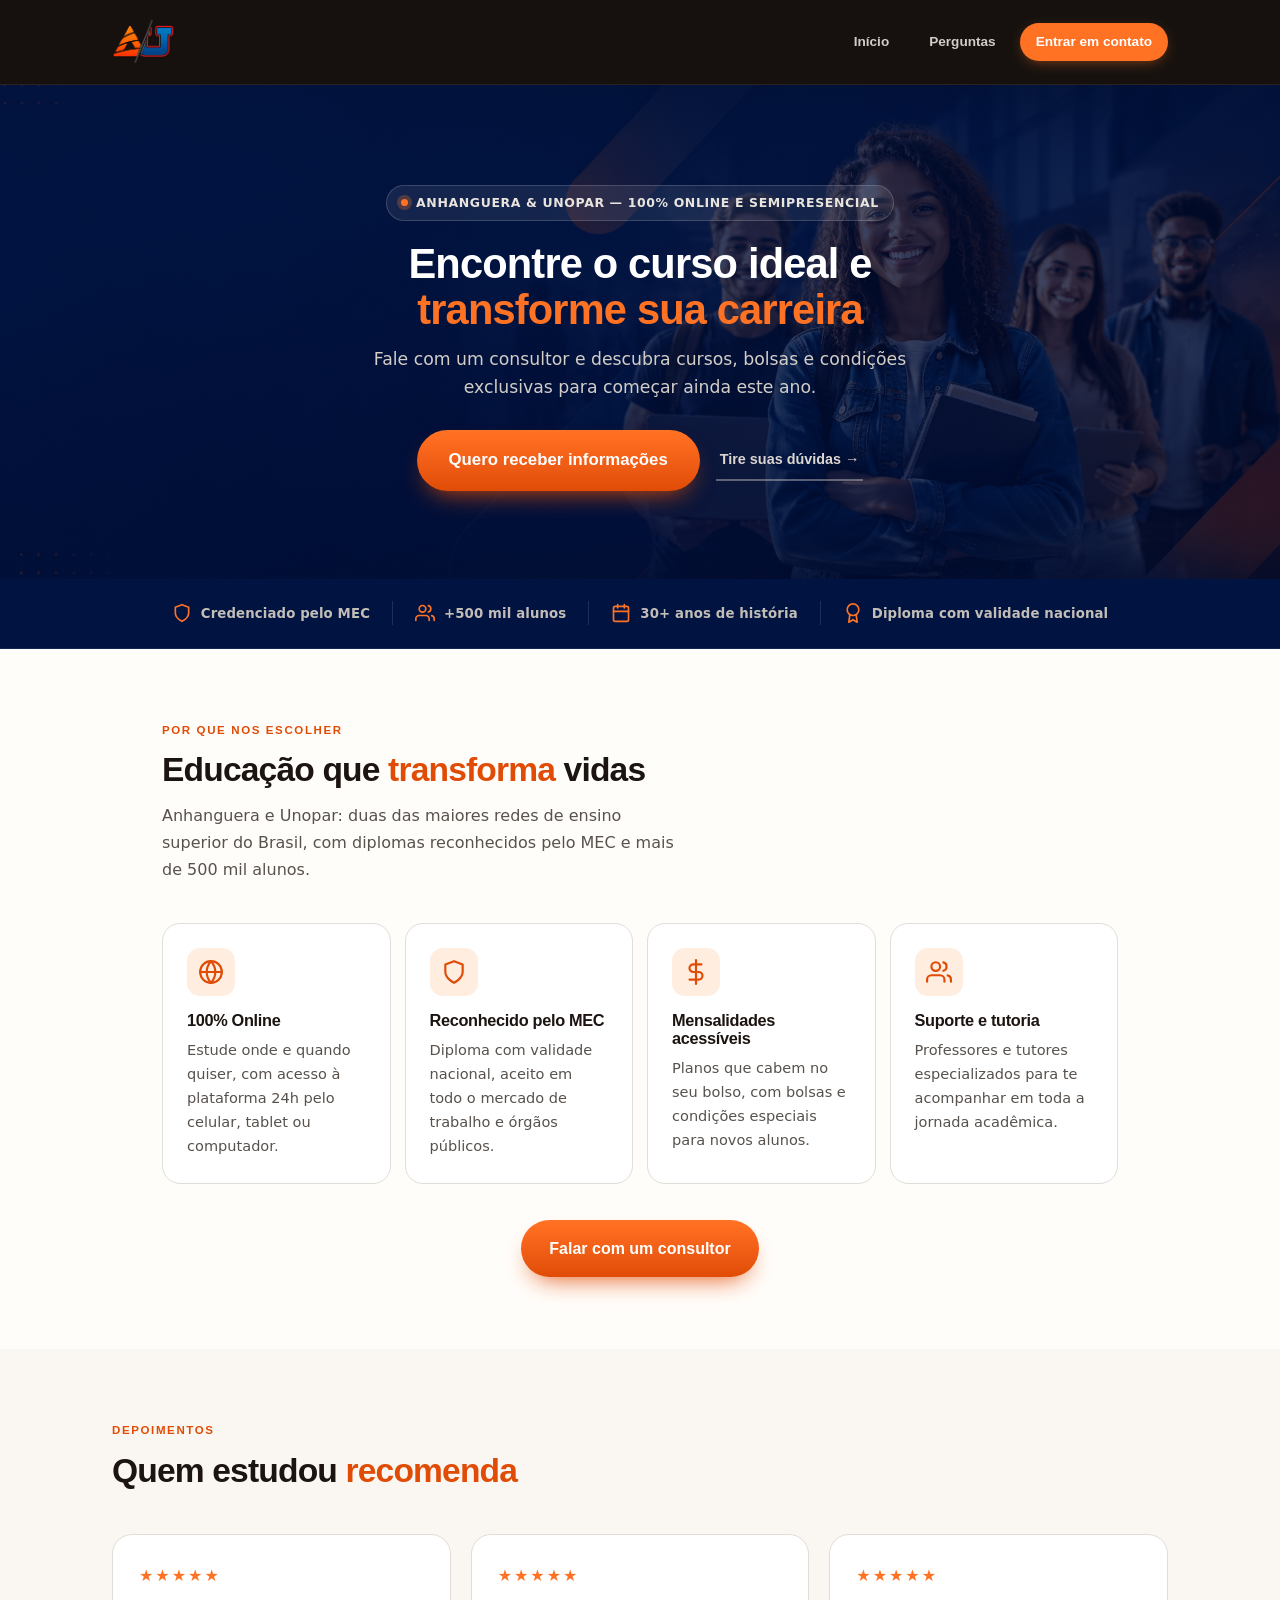
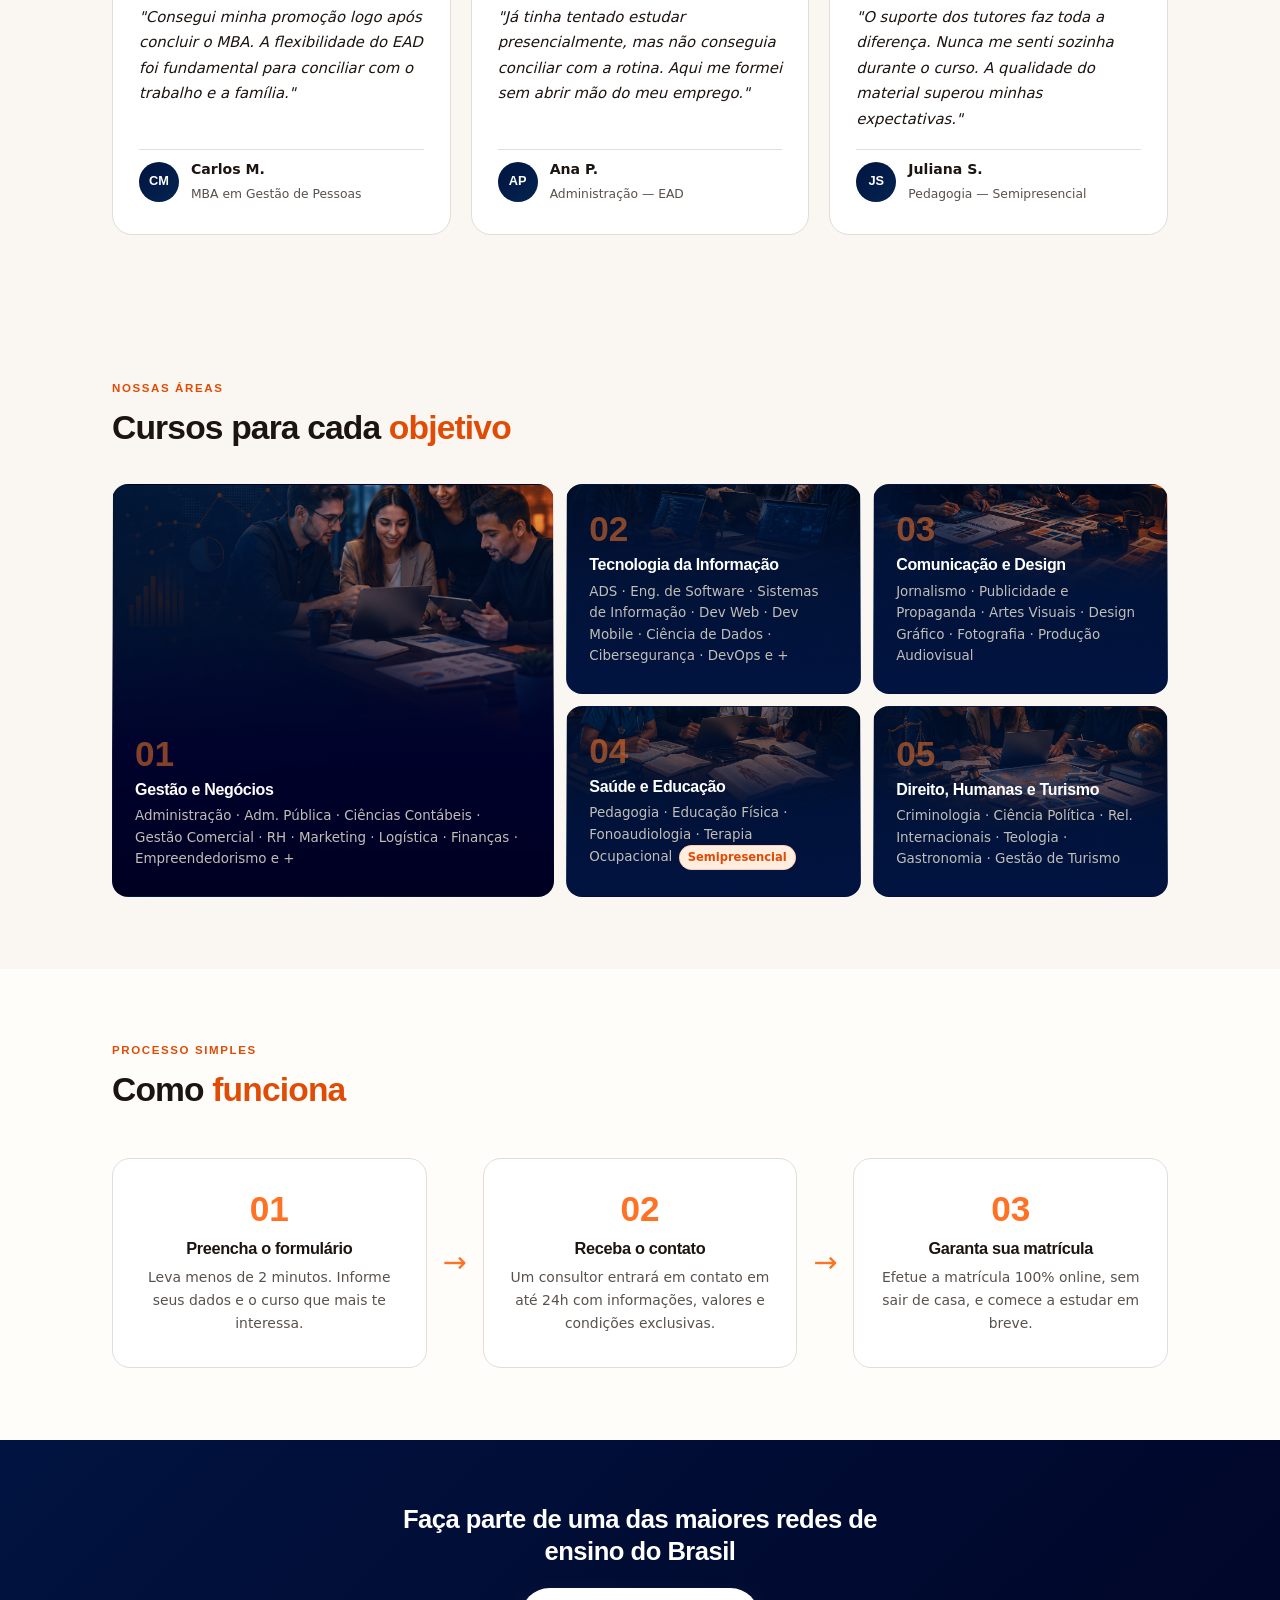
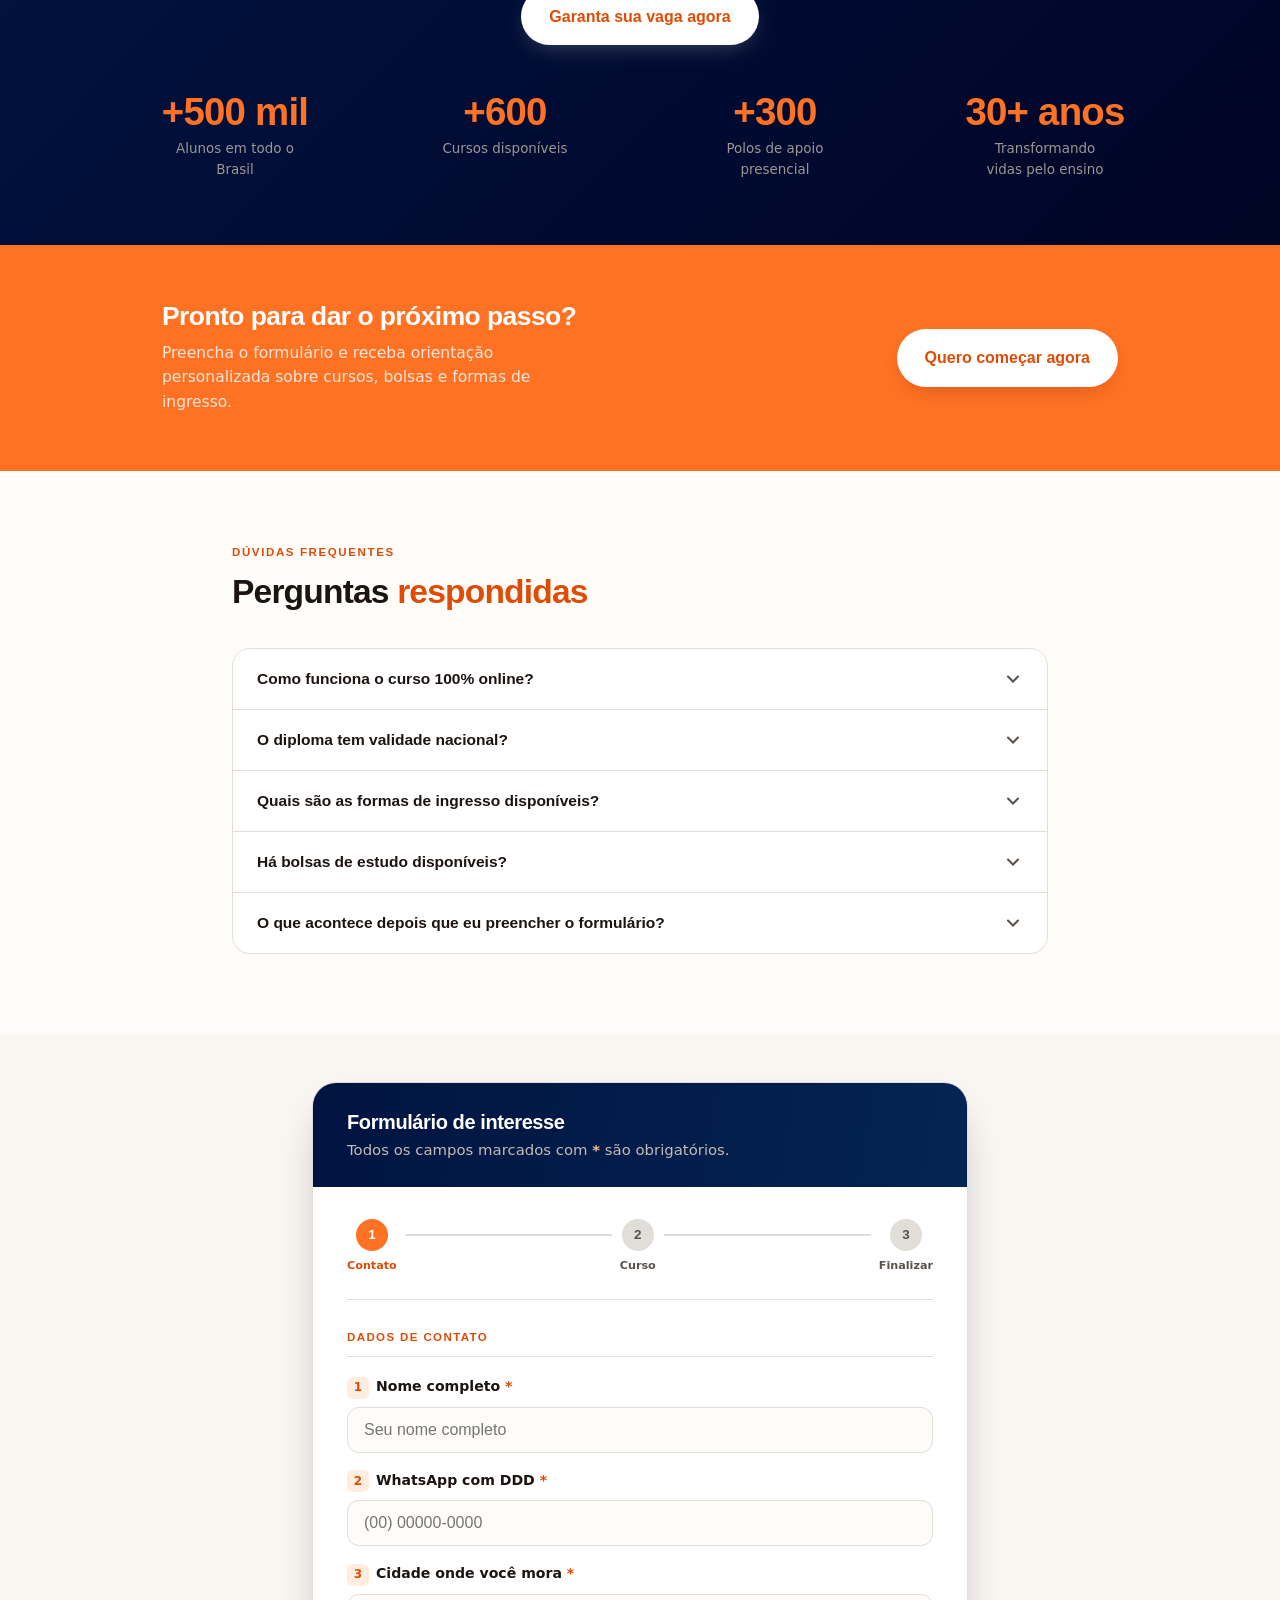
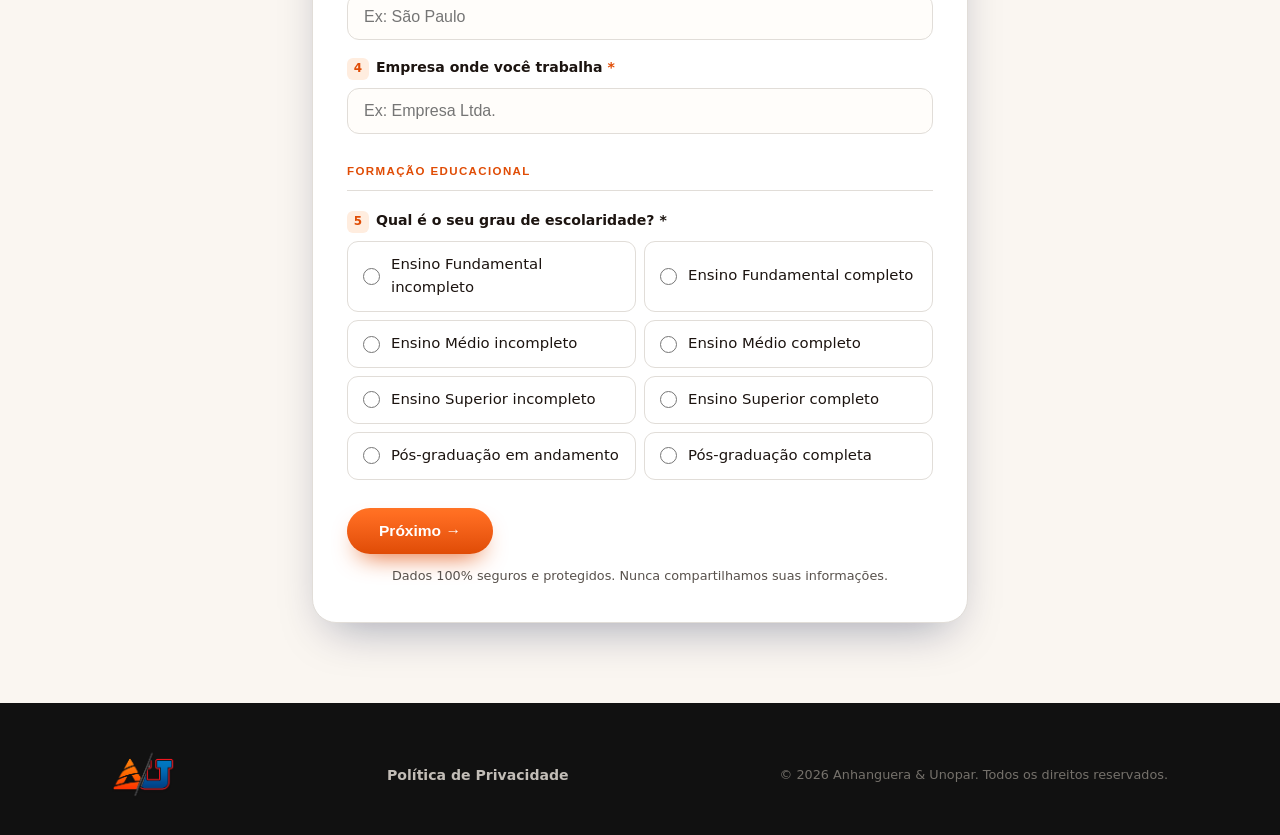
<file: index.html>
<!DOCTYPE html>
<html lang="pt-BR">
<head>
<meta charset="UTF-8" />
<meta name="viewport" content="width=device-width, initial-scale=1.0" />
<title>Quero saber mais sobre os cursos — Anhanguera &amp; Unopar</title>
<meta name="description" content="Preencha seus dados e receba informações sobre cursos, valores, bolsas e formas de ingresso." />
<meta property="og:type" content="website" />
<meta property="og:title" content="Encontre o curso ideal — Anhanguera &amp; Unopar" />
<meta property="og:description" content="Fale com um consultor e descubra cursos, bolsas e condições exclusivas para começar ainda este ano." />
<meta property="og:image" content="assets/imagem header.png" />
<meta name="twitter:card" content="summary_large_image" />
<meta http-equiv="Content-Security-Policy" content="default-src 'self'; script-src 'self'; style-src 'self' 'unsafe-inline' https://fonts.googleapis.com; font-src 'self' https://fonts.gstatic.com; img-src 'self' data: blob:; connect-src 'self' https://script.google.com https://script.googleusercontent.com; frame-ancestors 'none'; base-uri 'self'; object-src 'none'; form-action 'self';" />
<meta name="referrer" content="strict-origin-when-cross-origin" />
<link rel="icon" type="image/png" href="assets/logoo.png" />
<link rel="preconnect" href="https://fonts.googleapis.com" />
<link rel="preconnect" href="https://fonts.gstatic.com" crossorigin />
<link href="https://fonts.googleapis.com/css2?family=Montserrat:wght@600;700;800;900&family=Manrope:wght@400;500;600;700&display=swap" rel="stylesheet" />
<link rel="stylesheet" href="style.css" />
<script src="script.js" defer></script>
</head>
<body>

<!-- ============ HEADER ============ -->
<header>
  <div class="wrap nav">
    <a class="logo" href="#" aria-label="Anhanguera e Unopar">
      <img src="assets/logoo.png" alt="Anhanguera e Unopar" class="logo-img" />
    </a>
    <nav class="nav-links" id="navLinks">
      <a href="#">Início</a>
      <a href="#faq">Perguntas</a>
      <a href="#contato">Entrar em contato</a>
    </nav>
    <button class="hamburger" id="hamburger" aria-label="Abrir menu" aria-expanded="false">
      <span></span><span></span><span></span>
    </button>
  </div>
</header>

<!-- ============ HERO ============ -->
<section class="page-hero">
  <div class="wrap reveal">
    <span class="tag"><span class="tag-dot"></span>Anhanguera &amp; Unopar — 100% Online e Semipresencial</span>
    <h1>Encontre o curso ideal e <em>transforme sua carreira</em></h1>
    <p>Fale com um consultor e descubra cursos, bolsas e condições exclusivas para começar ainda este ano.</p>
    <div class="hero-ctas">
      <a href="#contato" class="btn btn-hero">Quero receber informações</a>
      <a href="#faq" class="btn-ghost">Tire suas dúvidas →</a>
    </div>
  </div>
</section>

<!-- ============ CREDENTIALS ============ -->
<div class="cred-bar">
  <div class="wrap cred-inner">
    <div class="cred-item">
      <svg width="20" height="20" viewBox="0 0 24 24" fill="none" stroke="currentColor" stroke-width="2" stroke-linecap="round" stroke-linejoin="round"><path d="M12 22s8-4 8-10V5l-8-3-8 3v7c0 6 8 10 8 10z"/></svg>
      <span>Credenciado pelo MEC</span>
    </div>
    <div class="cred-sep"></div>
    <div class="cred-item">
      <svg width="20" height="20" viewBox="0 0 24 24" fill="none" stroke="currentColor" stroke-width="2" stroke-linecap="round" stroke-linejoin="round"><path d="M17 21v-2a4 4 0 0 0-4-4H5a4 4 0 0 0-4 4v2"/><circle cx="9" cy="7" r="4"/><path d="M23 21v-2a4 4 0 0 0-3-3.87"/><path d="M16 3.13a4 4 0 0 1 0 7.75"/></svg>
      <span>+500 mil alunos</span>
    </div>
    <div class="cred-sep"></div>
    <div class="cred-item">
      <svg width="20" height="20" viewBox="0 0 24 24" fill="none" stroke="currentColor" stroke-width="2" stroke-linecap="round" stroke-linejoin="round"><rect x="3" y="4" width="18" height="18" rx="2"/><line x1="16" y1="2" x2="16" y2="6"/><line x1="8" y1="2" x2="8" y2="6"/><line x1="3" y1="10" x2="21" y2="10"/></svg>
      <span>30+ anos de história</span>
    </div>
    <div class="cred-sep"></div>
    <div class="cred-item">
      <svg width="20" height="20" viewBox="0 0 24 24" fill="none" stroke="currentColor" stroke-width="2" stroke-linecap="round" stroke-linejoin="round"><circle cx="12" cy="8" width="18" height="18" r="7"/><polyline points="8.21 13.89 7 23 12 20 17 23 15.79 13.88"/></svg>
      <span>Diploma com validade nacional</span>
    </div>
  </div>
</div>

<!-- ============ BENEFITS ============ -->
<section class="benefits-section">
  <div class="wrap benefits-wrap reveal">
    <div class="sec-label">Por que nos escolher</div>
    <h2 class="sec-h2">Educação que <em>transforma</em> vidas</h2>
    <p class="sec-sub">Anhanguera e Unopar: duas das maiores redes de ensino superior do Brasil, com diplomas reconhecidos pelo MEC e mais de 500 mil alunos.</p>
    <div class="benefits-grid">

      <div class="ben-card">
        <div class="ben-icon">
          <svg width="26" height="26" viewBox="0 0 24 24" fill="none" stroke="currentColor" stroke-width="2" stroke-linecap="round" stroke-linejoin="round"><circle cx="12" cy="12" r="10"/><line x1="2" y1="12" x2="22" y2="12"/><path d="M12 2a15.3 15.3 0 0 1 4 10 15.3 15.3 0 0 1-4 10 15.3 15.3 0 0 1-4-10 15.3 15.3 0 0 1 4-10z"/></svg>
        </div>
        <h3>100% Online</h3>
        <p>Estude onde e quando quiser, com acesso à plataforma 24h pelo celular, tablet ou computador.</p>
      </div>

      <div class="ben-card">
        <div class="ben-icon">
          <svg width="26" height="26" viewBox="0 0 24 24" fill="none" stroke="currentColor" stroke-width="2" stroke-linecap="round" stroke-linejoin="round"><path d="M12 22s8-4 8-10V5l-8-3-8 3v7c0 6 8 10 8 10z"/></svg>
        </div>
        <h3>Reconhecido pelo MEC</h3>
        <p>Diploma com validade nacional, aceito em todo o mercado de trabalho e órgãos públicos.</p>
      </div>

      <div class="ben-card">
        <div class="ben-icon">
          <svg width="26" height="26" viewBox="0 0 24 24" fill="none" stroke="currentColor" stroke-width="2" stroke-linecap="round" stroke-linejoin="round"><line x1="12" y1="1" x2="12" y2="23"/><path d="M17 5H9.5a3.5 3.5 0 0 0 0 7h5a3.5 3.5 0 0 1 0 7H6"/></svg>
        </div>
        <h3>Mensalidades acessíveis</h3>
        <p>Planos que cabem no seu bolso, com bolsas e condições especiais para novos alunos.</p>
      </div>

      <div class="ben-card">
        <div class="ben-icon">
          <svg width="26" height="26" viewBox="0 0 24 24" fill="none" stroke="currentColor" stroke-width="2" stroke-linecap="round" stroke-linejoin="round"><path d="M17 21v-2a4 4 0 0 0-4-4H5a4 4 0 0 0-4 4v2"/><circle cx="9" cy="7" r="4"/><path d="M23 21v-2a4 4 0 0 0-3-3.87"/><path d="M16 3.13a4 4 0 0 1 0 7.75"/></svg>
        </div>
        <h3>Suporte e tutoria</h3>
        <p>Professores e tutores especializados para te acompanhar em toda a jornada acadêmica.</p>
      </div>

    </div>
    <div class="section-cta">
      <a href="#contato" class="btn">Falar com um consultor</a>
    </div>
  </div>
</section>

<!-- ============ TESTIMONIALS ============ -->
<section class="testimonials-section">
  <div class="wrap reveal">
    <div class="sec-label">Depoimentos</div>
    <h2 class="sec-h2">Quem estudou <em>recomenda</em></h2>
    <div class="testimonials-grid">

      <div class="tcard">
        <div class="tcard-stars">★★★★★</div>
        <p class="tcard-quote">"Consegui minha promoção logo após concluir o MBA. A flexibilidade do EAD foi fundamental para conciliar com o trabalho e a família."</p>
        <div class="tcard-author">
          <div class="tcard-avatar">CM</div>
          <div><strong>Carlos M.</strong><span>MBA em Gestão de Pessoas</span></div>
        </div>
      </div>

      <div class="tcard">
        <div class="tcard-stars">★★★★★</div>
        <p class="tcard-quote">"Já tinha tentado estudar presencialmente, mas não conseguia conciliar com a rotina. Aqui me formei sem abrir mão do meu emprego."</p>
        <div class="tcard-author">
          <div class="tcard-avatar">AP</div>
          <div><strong>Ana P.</strong><span>Administração — EAD</span></div>
        </div>
      </div>

      <div class="tcard">
        <div class="tcard-stars">★★★★★</div>
        <p class="tcard-quote">"O suporte dos tutores faz toda a diferença. Nunca me senti sozinha durante o curso. A qualidade do material superou minhas expectativas."</p>
        <div class="tcard-author">
          <div class="tcard-avatar">JS</div>
          <div><strong>Juliana S.</strong><span>Pedagogia — Semipresencial</span></div>
        </div>
      </div>

    </div>
  </div>
</section>

<!-- ============ COURSES ============ -->
<section class="courses-section">
  <div class="wrap courses-wrap reveal">
    <div class="sec-label">Nossas áreas</div>
    <h2 class="sec-h2">Cursos para cada <em>objetivo</em></h2>
    <div class="courses-mosaic">

      <div class="ct ct-featured ct-featured-img">
        <div class="ct-num">01</div>
        <h3>Gestão e Negócios</h3>
        <p>Administração · Adm. Pública · Ciências Contábeis · Gestão Comercial · RH · Marketing · Logística · Finanças · Empreendedorismo e +</p>
      </div>

      <div class="ct ct-img ct-tecnologia">
        <div class="ct-num">02</div>
        <h3>Tecnologia da Informação</h3>
        <p>ADS · Eng. de Software · Sistemas de Informação · Dev Web · Dev Mobile · Ciência de Dados · Cibersegurança · DevOps e +</p>
      </div>

      <div class="ct ct-img ct-comunicacao">
        <div class="ct-num">03</div>
        <h3>Comunicação e Design</h3>
        <p>Jornalismo · Publicidade e Propaganda · Artes Visuais · Design Gráfico · Fotografia · Produção Audiovisual</p>
      </div>

      <div class="ct ct-img ct-saude">
        <div class="ct-num">04</div>
        <h3>Saúde e Educação</h3>
        <p>Pedagogia · Educação Física · Fonoaudiologia · Terapia Ocupacional <span class="ct-badge">Semipresencial</span></p>
      </div>

      <div class="ct ct-img ct-direito">
        <div class="ct-num">05</div>
        <h3>Direito, Humanas e Turismo</h3>
        <p>Criminologia · Ciência Política · Rel. Internacionais · Teologia · Gastronomia · Gestão de Turismo</p>
      </div>

    </div>
  </div>
</section>

<!-- ============ HOW IT WORKS ============ -->
<section class="how-section">
  <div class="wrap reveal">
    <div class="sec-label">Processo simples</div>
    <h2 class="sec-h2">Como <em>funciona</em></h2>
    <div class="how-grid">
      <div class="how-step">
        <div class="how-num">01</div>
        <h3>Preencha o formulário</h3>
        <p>Leva menos de 2 minutos. Informe seus dados e o curso que mais te interessa.</p>
      </div>
      <div class="how-arrow">→</div>
      <div class="how-step">
        <div class="how-num">02</div>
        <h3>Receba o contato</h3>
        <p>Um consultor entrará em contato em até 24h com informações, valores e condições exclusivas.</p>
      </div>
      <div class="how-arrow">→</div>
      <div class="how-step">
        <div class="how-num">03</div>
        <h3>Garanta sua matrícula</h3>
        <p>Efetue a matrícula 100% online, sem sair de casa, e comece a estudar em breve.</p>
      </div>
    </div>
  </div>
</section>

<!-- ============ STATS ============ -->
<section class="stats-section">
  <div class="wrap">
    <div class="stats-headline">
      <h2>Faça parte de uma das maiores redes de ensino do Brasil</h2>
      <a href="#contato" class="btn btn-light">Garanta sua vaga agora</a>
    </div>
    <div class="stats-grid">
      <div class="stat-item">
        <span class="stat-num">+500 mil</span>
        <span class="stat-label">Alunos em todo o Brasil</span>
      </div>
      <div class="stat-item">
        <span class="stat-num">+600</span>
        <span class="stat-label">Cursos disponíveis</span>
      </div>
      <div class="stat-item">
        <span class="stat-num">+300</span>
        <span class="stat-label">Polos de apoio presencial</span>
      </div>
      <div class="stat-item">
        <span class="stat-num">30+ anos</span>
        <span class="stat-label">Transformando vidas pelo ensino</span>
      </div>
    </div>
  </div>
</section>

<!-- ============ CTA BANNER ============ -->
<section class="cta-banner">
  <div class="wrap cta-banner-inner reveal">
    <div class="cta-banner-text">
      <h2>Pronto para dar o próximo passo?</h2>
      <p>Preencha o formulário e receba orientação personalizada sobre cursos, bolsas e formas de ingresso.</p>
    </div>
    <a href="#contato" class="btn">Quero começar agora</a>
  </div>
</section>

<!-- ============ FAQ ============ -->
<section class="faq-section" id="faq">
  <div class="wrap faq-wrap reveal">
    <div class="sec-label">Dúvidas frequentes</div>
    <h2 class="sec-h2">Perguntas <em>respondidas</em></h2>
    <div class="faq-list">

      <div class="faq-item">
        <button class="faq-q" aria-expanded="false">
          <span>Como funciona o curso 100% online?</span>
          <svg class="faq-chevron" width="20" height="20" viewBox="0 0 24 24" fill="none" stroke="currentColor" stroke-width="2.5" stroke-linecap="round"><path d="M6 9l6 6 6-6"/></svg>
        </button>
        <div class="faq-a">
          <p>Você acessa o conteúdo pelo celular, tablet ou computador, a qualquer hora. As aulas são em formato de videoaulas, materiais de leitura e atividades práticas. As avaliações são realizadas na plataforma digital, com datas flexíveis.</p>
        </div>
      </div>

      <div class="faq-item">
        <button class="faq-q" aria-expanded="false">
          <span>O diploma tem validade nacional?</span>
          <svg class="faq-chevron" width="20" height="20" viewBox="0 0 24 24" fill="none" stroke="currentColor" stroke-width="2.5" stroke-linecap="round"><path d="M6 9l6 6 6-6"/></svg>
        </button>
        <div class="faq-a">
          <p>Sim! Anhanguera e Unopar são instituições credenciadas pelo MEC. O diploma tem validade nacional e é reconhecido por empresas e órgãos públicos em todo o Brasil.</p>
        </div>
      </div>

      <div class="faq-item">
        <button class="faq-q" aria-expanded="false">
          <span>Quais são as formas de ingresso disponíveis?</span>
          <svg class="faq-chevron" width="20" height="20" viewBox="0 0 24 24" fill="none" stroke="currentColor" stroke-width="2.5" stroke-linecap="round"><path d="M6 9l6 6 6-6"/></svg>
        </button>
        <div class="faq-a">
          <p>Você pode ingressar pelo ENEM (nota ou redação), processo seletivo próprio, transferência de outra instituição ou segunda graduação. Um consultor irá orientar sobre a melhor opção para o seu perfil após o seu cadastro.</p>
        </div>
      </div>

      <div class="faq-item">
        <button class="faq-q" aria-expanded="false">
          <span>Há bolsas de estudo disponíveis?</span>
          <svg class="faq-chevron" width="20" height="20" viewBox="0 0 24 24" fill="none" stroke="currentColor" stroke-width="2.5" stroke-linecap="round"><path d="M6 9l6 6 6-6"/></svg>
        </button>
        <div class="faq-a">
          <p>Sim, há diversas condições especiais — bolsas parciais, descontos progressivos e possibilidade de financiamento pelo FIES para cursos elegíveis. Preencha o formulário e nosso time verificará as melhores opções para você.</p>
        </div>
      </div>

      <div class="faq-item">
        <button class="faq-q" aria-expanded="false">
          <span>O que acontece depois que eu preencher o formulário?</span>
          <svg class="faq-chevron" width="20" height="20" viewBox="0 0 24 24" fill="none" stroke="currentColor" stroke-width="2.5" stroke-linecap="round"><path d="M6 9l6 6 6-6"/></svg>
        </button>
        <div class="faq-a">
          <p>Um consultor educacional entrará em contato pelo canal de sua preferência (WhatsApp ou ligação) para apresentar cursos, valores e bolsas disponíveis. Sem compromisso — é uma conversa para te ajudar a tomar a melhor decisão.</p>
        </div>
      </div>

    </div>
  </div>
</section>

<!-- ============ FORM ============ -->
<section class="form-area" id="contato">
  <div class="wrap">

    <div class="form-card reveal" id="formCard">

      <div class="form-card-header">
        <h2>Formulário de interesse</h2>
        <p>Todos os campos marcados com <strong style="color:oklch(0.85 0.10 47)">*</strong> são obrigatórios.</p>
      </div>

      <div class="form-body">
        <form id="leadForm" novalidate autocomplete="on">

          <div class="step-bar">
            <div class="step-dot active" data-step="1"><span>1</span><em>Contato</em></div>
            <div class="step-line"></div>
            <div class="step-dot" data-step="2"><span>2</span><em>Curso</em></div>
            <div class="step-line"></div>
            <div class="step-dot" data-step="3"><span>3</span><em>Finalizar</em></div>
          </div>

          <div class="form-step" data-step="1">
          <!-- ── DADOS DE CONTATO ── -->
          <div class="form-group">
            <div class="form-group-title">Dados de contato</div>

            <div class="field">
              <label class="field-label" for="nome">
                <span class="q-num">1</span>Nome completo <span class="req">*</span>
              </label>
              <input type="text" id="nome" name="nome" autocomplete="name" placeholder="Seu nome completo" required />
              <span class="err">Informe seu nome completo.</span>
            </div>

            <div class="field">
              <label class="field-label" for="whatsapp">
                <span class="q-num">2</span>WhatsApp com DDD <span class="req">*</span>
              </label>
              <input type="tel" id="whatsapp" name="whatsapp" inputmode="numeric" autocomplete="tel" placeholder="(00) 00000-0000" required />
              <span class="err">Informe um WhatsApp válido com DDD.</span>
            </div>

            <div class="field">
              <label class="field-label" for="cidade">
                <span class="q-num">3</span>Cidade onde você mora <span class="req">*</span>
              </label>
              <input type="text" id="cidade" name="cidade" autocomplete="address-level2" placeholder="Ex: São Paulo" required />
              <span class="err">Informe sua cidade.</span>
            </div>

            <div class="field">
              <label class="field-label" for="empresa">
                <span class="q-num">4</span>Empresa onde você trabalha <span class="req">*</span>
              </label>
              <input type="text" id="empresa" name="empresa" autocomplete="organization" placeholder="Ex: Empresa Ltda." required />
              <span class="err">Informe a empresa onde você trabalha.</span>
            </div>
          </div>

          <!-- ── ESCOLARIDADE ── -->
          <div class="form-group">
            <div class="form-group-title">Formação educacional</div>

            <div class="field">
              <div class="field-label">
                <span class="q-num">5</span>Qual é o seu grau de escolaridade? <span class="req">*</span>
              </div>
              <div class="radio-group two-col">
                <label class="radio-pill">
                  <input type="radio" name="escolaridade" value="Ensino Fundamental incompleto" required />
                  <span>Ensino Fundamental incompleto</span>
                </label>
                <label class="radio-pill">
                  <input type="radio" name="escolaridade" value="Ensino Fundamental completo" />
                  <span>Ensino Fundamental completo</span>
                </label>
                <label class="radio-pill">
                  <input type="radio" name="escolaridade" value="Ensino Médio incompleto" />
                  <span>Ensino Médio incompleto</span>
                </label>
                <label class="radio-pill">
                  <input type="radio" name="escolaridade" value="Ensino Médio completo" />
                  <span>Ensino Médio completo</span>
                </label>
                <label class="radio-pill">
                  <input type="radio" name="escolaridade" value="Ensino Superior incompleto" />
                  <span>Ensino Superior incompleto</span>
                </label>
                <label class="radio-pill">
                  <input type="radio" name="escolaridade" value="Ensino Superior completo" />
                  <span>Ensino Superior completo</span>
                </label>
                <label class="radio-pill">
                  <input type="radio" name="escolaridade" value="Pós-graduação em andamento" />
                  <span>Pós-graduação em andamento</span>
                </label>
                <label class="radio-pill">
                  <input type="radio" name="escolaridade" value="Pós-graduação completa" />
                  <span>Pós-graduação completa</span>
                </label>
              </div>
              <span class="err">Selecione seu grau de escolaridade.</span>
            </div>
          </div>
          </div><!-- /step-1 -->

          <div class="form-step" data-step="2" hidden>
          <!-- ── INTERESSE EM CURSOS ── -->
          <div class="form-group">
            <div class="form-group-title">Interesse em cursos</div>

            <div class="field">
              <div class="field-label">
                <span class="q-num">6</span>Sobre qual formação você deseja receber informações? <span class="req">*</span>
              </div>
              <div class="radio-group">
                <label class="radio-pill">
                  <input type="radio" name="formacao" value="Graduação" required />
                  <span>Graduação</span>
                </label>
                <label class="radio-pill">
                  <input type="radio" name="formacao" value="Pós-graduação" />
                  <span>Pós-graduação</span>
                </label>
                <label class="radio-pill">
                  <input type="radio" name="formacao" value="Ainda não tenho certeza e gostaria de orientação" />
                  <span>Ainda não tenho certeza e gostaria de orientação</span>
                </label>
              </div>
              <span class="err">Selecione uma opção.</span>
            </div>

            <div class="field">
              <label class="field-label" for="curso">
                <span class="q-num">7</span>Qual curso ou área é do seu interesse? <span class="req">*</span>
              </label>
              <select id="curso" name="curso" required>
                <option value="" disabled selected>Selecione uma opção</option>

                <optgroup label="── Gestão e Negócios ──">
                  <option value="Administração">Administração</option>
                  <option value="Administração Pública">Administração Pública</option>
                  <option value="Ciências Contábeis">Ciências Contábeis</option>
                  <option value="Coaching e Desenvolvimento Humano">Coaching e Desenvolvimento Humano</option>
                  <option value="Comércio Exterior">Comércio Exterior</option>
                  <option value="Empreendedorismo">Empreendedorismo</option>
                  <option value="Empreendedorismo e Novos Negócios">Empreendedorismo e Novos Negócios</option>
                  <option value="Gestão Comercial">Gestão Comercial</option>
                  <option value="Gestão da Inovação">Gestão da Inovação</option>
                  <option value="Gestão da Produção Industrial">Gestão da Produção Industrial</option>
                  <option value="Gestão da Qualidade">Gestão da Qualidade</option>
                  <option value="Gestão de Cooperativas">Gestão de Cooperativas</option>
                  <option value="Gestão de Produto">Gestão de Produto</option>
                  <option value="Gestão de Recursos Humanos">Gestão de Recursos Humanos</option>
                  <option value="Gestão do Agronegócio">Gestão do Agronegócio</option>
                  <option value="Gestão Financeira">Gestão Financeira</option>
                  <option value="Gestão Portuária">Gestão Portuária</option>
                  <option value="Gestão Pública">Gestão Pública</option>
                  <option value="Logística">Logística</option>
                  <option value="Marketing">Marketing</option>
                  <option value="Negócios Imobiliários">Negócios Imobiliários</option>
                  <option value="Processos Gerenciais">Processos Gerenciais</option>
                  <option value="Secretariado">Secretariado</option>
                </optgroup>

                <optgroup label="── Tecnologia da Informação ──">
                  <option value="Ciência da Computação">Ciência da Computação</option>
                  <option value="Engenharia de Software">Engenharia de Software</option>
                  <option value="Sistemas de Informação">Sistemas de Informação</option>
                  <option value="Análise e Desenvolvimento de Sistemas">Análise e Desenvolvimento de Sistemas</option>
                  <option value="Arquitetura de Dados">Arquitetura de Dados</option>
                  <option value="Blockchain, Criptomoedas e Finanças na Era Digital">Blockchain, Criptomoedas e Finanças na Era Digital</option>
                  <option value="Cibersegurança">Cibersegurança</option>
                  <option value="Ciência de Dados">Ciência de Dados</option>
                  <option value="Computação em Nuvem">Computação em Nuvem</option>
                  <option value="Desenvolvimento Mobile">Desenvolvimento Mobile</option>
                  <option value="Desenvolvimento Web">Desenvolvimento Web</option>
                  <option value="DevOps">DevOps</option>
                  <option value="Gestão da Tecnologia da Informação">Gestão da Tecnologia da Informação</option>
                  <option value="Jogos Digitais">Jogos Digitais</option>
                  <option value="Redes de Computadores">Redes de Computadores</option>
                  <option value="Sistemas para Internet">Sistemas para Internet</option>
                </optgroup>

                <optgroup label="── Comunicação, Artes e Design ──">
                  <option value="Artes Visuais">Artes Visuais</option>
                  <option value="Jornalismo">Jornalismo</option>
                  <option value="Publicidade e Propaganda">Publicidade e Propaganda</option>
                  <option value="Design de Interiores">Design de Interiores</option>
                  <option value="Design de Moda">Design de Moda</option>
                  <option value="Design Gráfico">Design Gráfico</option>
                  <option value="Fotografia">Fotografia</option>
                  <option value="Produção Audiovisual">Produção Audiovisual</option>
                </optgroup>

                <optgroup label="── Saúde e Educação ──">
                  <option value="Educação Física">Educação Física</option>
                  <option value="Educação Física Licenciatura">Educação Física Licenciatura</option>
                  <option value="Fonoaudiologia">Fonoaudiologia</option>
                  <option value="Pedagogia">Pedagogia</option>
                  <option value="Terapia Ocupacional">Terapia Ocupacional</option>
                </optgroup>

                <optgroup label="── Direito, Segurança e Humanas ──">
                  <option value="Criminologia">Criminologia</option>
                  <option value="Ciência Política">Ciência Política</option>
                  <option value="Relações Internacionais">Relações Internacionais</option>
                  <option value="Teologia">Teologia</option>
                  <option value="Gestão de Segurança Privada">Gestão de Segurança Privada</option>
                  <option value="Gestão de Serviços Judiciais e Notariais">Gestão de Serviços Judiciais e Notariais</option>
                  <option value="Investigação e Perícia Criminal">Investigação e Perícia Criminal</option>
                  <option value="Segurança Pública">Segurança Pública</option>
                </optgroup>

                <optgroup label="── Hospitalidade, Turismo e Gastronomia ──">
                  <option value="Eventos">Eventos</option>
                  <option value="Gastronomia">Gastronomia</option>
                  <option value="Gestão de Turismo">Gestão de Turismo</option>
                </optgroup>

                <optgroup label="── Pós-graduação ──">
                  <option value="MBA em Gestão Estratégica de Negócios">MBA em Gestão Estratégica de Negócios</option>
                  <option value="MBA em Marketing Digital">MBA em Marketing Digital</option>
                  <option value="MBA em Gestão de Pessoas">MBA em Gestão de Pessoas</option>
                  <option value="MBA em Finanças e Controladoria">MBA em Finanças e Controladoria</option>
                  <option value="MBA em Gestão de Projetos">MBA em Gestão de Projetos</option>
                  <option value="MBA em Logística e Supply Chain Management">MBA em Logística e Supply Chain Management</option>
                  <option value="MBA em Marketing e Vendas">MBA em Marketing e Vendas</option>
                  <option value="MBA em Gestão da Qualidade">MBA em Gestão da Qualidade</option>
                  <option value="MBA em Gestão Pública">MBA em Gestão Pública</option>
                  <option value="MBA em Gestão da Inovação">MBA em Gestão da Inovação</option>
                </optgroup>

                <optgroup label="──────────────">
                  <option value="Outro curso ou área">Outro curso ou área</option>
                  <option value="Ainda não sei qual curso escolher">Ainda não sei qual curso escolher</option>
                </optgroup>
              </select>
              <span class="err">Selecione um curso ou área de interesse.</span>
            </div>

            <div class="field">
              <div class="field-label">
                <span class="q-num">8</span>Como você prefere estudar? <span class="req">*</span>
              </div>
              <div class="radio-group">
                <label class="radio-pill">
                  <input type="radio" name="modalidade" value="100% online" required />
                  <span>100% online</span>
                </label>
                <label class="radio-pill">
                  <input type="radio" name="modalidade" value="Semipresencial" />
                  <span>Semipresencial</span>
                </label>
                <label class="radio-pill">
                  <input type="radio" name="modalidade" value="Quero conhecer as duas opções" />
                  <span>Quero conhecer as duas opções</span>
                </label>
              </div>
              <span class="err">Selecione uma modalidade.</span>
            </div>

            <div class="field">
              <div class="field-label">
                <span class="q-num">9</span>Quando você pretende começar? <span class="req">*</span>
              </div>
              <div class="radio-group two-col">
                <label class="radio-pill">
                  <input type="radio" name="quando" value="O quanto antes" required />
                  <span>O quanto antes</span>
                </label>
                <label class="radio-pill">
                  <input type="radio" name="quando" value="Nos próximos 3 meses" />
                  <span>Nos próximos 3 meses</span>
                </label>
                <label class="radio-pill">
                  <input type="radio" name="quando" value="Ainda neste ano" />
                  <span>Ainda neste ano</span>
                </label>
                <label class="radio-pill">
                  <input type="radio" name="quando" value="Estou apenas pesquisando" />
                  <span>Estou apenas pesquisando</span>
                </label>
              </div>
              <span class="err">Selecione uma opção.</span>
            </div>
          </div>
          </div><!-- /step-2 -->

          <div class="form-step" data-step="3" hidden>
          <!-- ── COMO SOUBE / CONTATO ── -->
          <div class="form-group">
            <div class="form-group-title">Mais informações</div>

            <div class="field">
              <div class="field-label">
                <span class="q-num">10</span>Como ficou sabendo sobre nós? <span class="req">*</span>
              </div>
              <div class="radio-group two-col">
                <label class="radio-pill">
                  <input type="radio" name="origem" value="Indicação de amigos ou familiares" required />
                  <span>Indicação de amigos ou familiares</span>
                </label>
                <label class="radio-pill">
                  <input type="radio" name="origem" value="Empresa onde trabalho" />
                  <span>Empresa onde trabalho</span>
                </label>
                <label class="radio-pill">
                  <input type="radio" name="origem" value="Redes sociais" />
                  <span>Redes sociais</span>
                </label>
                <label class="radio-pill">
                  <input type="radio" name="origem" value="Pesquisa no Google" />
                  <span>Pesquisa no Google</span>
                </label>
                <label class="radio-pill">
                  <input type="radio" name="origem" value="Evento ou ação presencial" />
                  <span>Evento ou ação presencial</span>
                </label>
                <label class="radio-pill">
                  <input type="radio" name="origem" value="Sou ex-aluno(a)" />
                  <span>Sou ex-aluno(a)</span>
                </label>
                <label class="radio-pill">
                  <input type="radio" name="origem" value="Sou servidor(a) público(a)" />
                  <span>Sou servidor(a) público(a)</span>
                </label>
                <label class="radio-pill">
                  <input type="radio" name="origem" value="Já conhecia o polo" />
                  <span>Já conhecia o polo</span>
                </label>
                <label class="radio-pill" style="grid-column:1/-1">
                  <input type="radio" name="origem" value="Outro" />
                  <span>Outro</span>
                </label>
              </div>
              <span class="err">Selecione uma opção.</span>
            </div>

            <div class="field">
              <div class="field-label">
                <span class="q-num">11</span>Qual é a melhor forma de entrarmos em contato? <span class="req">*</span>
              </div>
              <div class="radio-group">
                <label class="radio-pill">
                  <input type="radio" name="contatoPref" value="WhatsApp" required />
                  <span>WhatsApp</span>
                </label>
                <label class="radio-pill">
                  <input type="radio" name="contatoPref" value="Ligação" />
                  <span>Ligação</span>
                </label>
                <label class="radio-pill">
                  <input type="radio" name="contatoPref" value="WhatsApp ou ligação" />
                  <span>WhatsApp ou ligação</span>
                </label>
              </div>
              <span class="err">Selecione uma opção.</span>
            </div>
          </div>

          <!-- ── AUTORIZAÇÃO ── -->
          <div class="form-group">
            <div class="form-group-title">Autorização e privacidade</div>

            <div class="field">
              <label class="checkbox-pill">
                <input type="checkbox" name="autorizaContato" value="Sim" required />
                <span>Autorizo o contato de um consultor pelos canais selecionados para receber informações sobre cursos, mensalidades, bolsas, formas de ingresso e condições de matrícula.</span>
              </label>
              <span class="err">Esta autorização é necessária para prosseguir.</span>
            </div>

            <div class="privacy-note">
              <strong>Aviso de privacidade:</strong> seus dados serão utilizados para atendimento e envio das informações solicitadas. Você poderá solicitar a interrupção do contato e a exclusão dos seus dados a qualquer momento, conforme nossa Política de Privacidade.
            </div>

            <div class="field">
              <label class="checkbox-pill">
                <input type="checkbox" name="politicaPriv" value="Sim" required />
                <span>Li e concordo com a <a href="legal.html" target="_blank" rel="noopener noreferrer">Política de Privacidade</a>.</span>
              </label>
              <span class="err">Você precisa aceitar a Política de Privacidade.</span>
            </div>
          </div>

          </div><!-- /step-3 -->

          <!-- Honeypot anti-spam -->
          <input type="text" name="website" id="hp_website" autocomplete="off" tabindex="-1" aria-hidden="true" style="display:none!important;position:absolute;left:-9999px;width:0;height:0" />

          <div class="form-step-nav">
            <button type="button" class="btn-back" id="btnBack" hidden>← Voltar</button>
            <div>
              <button type="button" class="btn btn-next" id="btnNext">Próximo →</button>
              <button type="submit" class="btn btn-submit" id="submitBtn" hidden>QUERO RECEBER INFORMAÇÕES</button>
            </div>
          </div>
          <p class="form-note">Dados 100% seguros e protegidos. Nunca compartilhamos suas informações.</p>

        </form>
      </div><!-- /form-body -->

      <div class="form-success">
        <div class="s-check">✓</div>
        <h3>Concluído!</h3>
        <p>Recebemos seu cadastro. Nossa equipe entrará em contato em <strong>até 24 horas</strong> com informações sobre cursos, valores e bolsas disponíveis para você.</p>
      </div>

    </div><!-- /form-card -->

  </div>
</section>

<!-- ============ FOOTER ============ -->
<footer>
  <div class="wrap foot-inner">
    <a class="logo" href="#"><img src="assets/logoo.png" alt="Anhanguera e Unopar" class="logo-img" /></a>
    <nav class="foot-links">
      <a href="legal.html">Política de Privacidade</a>
    </nav>
    <p class="foot-copy">© 2026 Anhanguera &amp; Unopar. Todos os direitos reservados.</p>
  </div>
</footer>
</body>
</html>
</file>
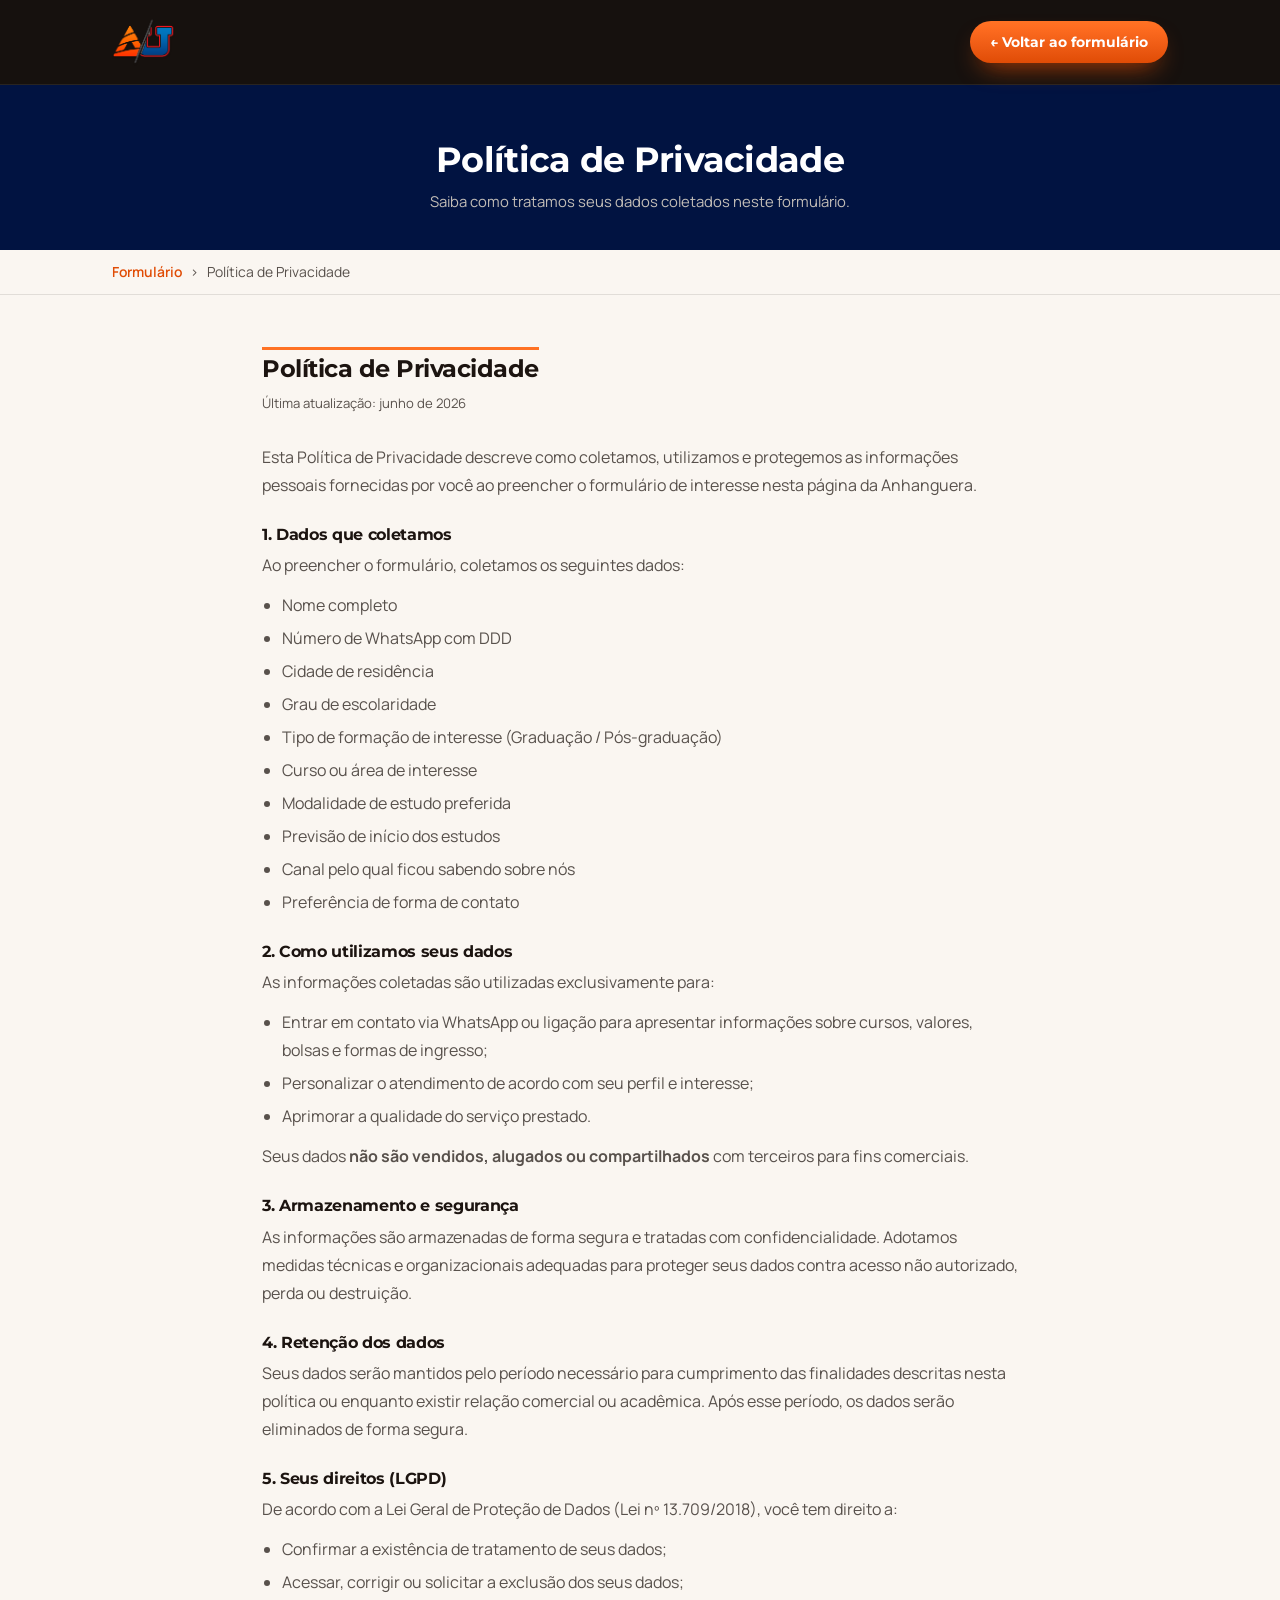
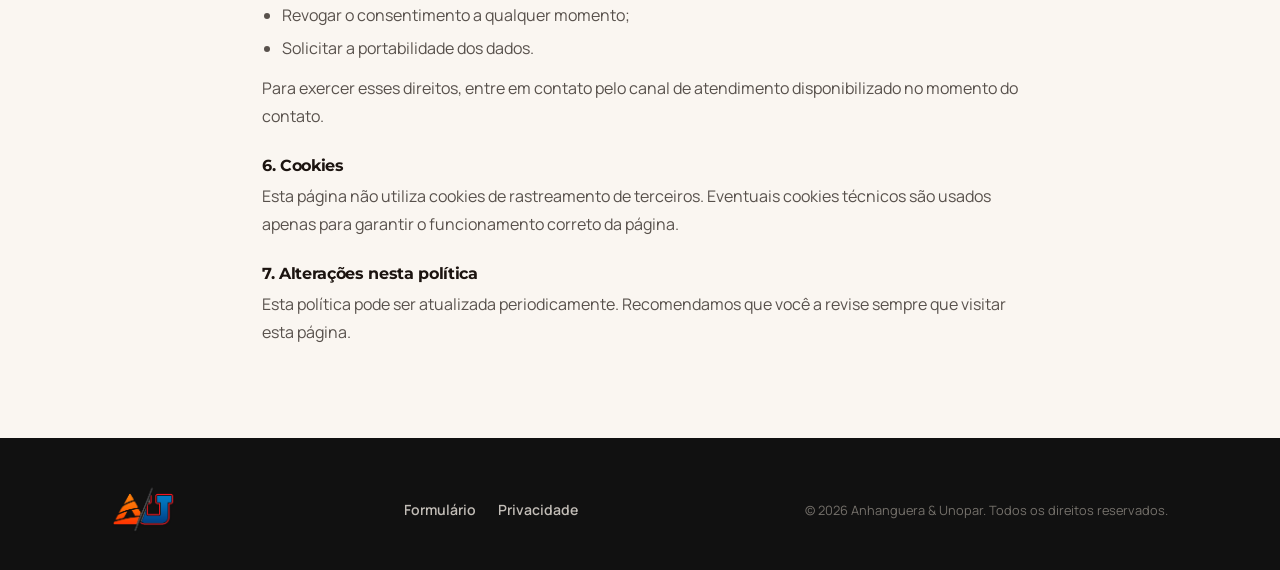
<file: legal.html>
<!DOCTYPE html>
<html lang="pt-BR">
<head>
<meta charset="UTF-8" />
<meta name="viewport" content="width=device-width, initial-scale=1.0" />
<title>Política de Privacidade — Anhanguera &amp; Unopar</title>
<meta name="robots" content="noindex, nofollow" />
<link rel="preconnect" href="https://fonts.googleapis.com" />
<link rel="preconnect" href="https://fonts.gstatic.com" crossorigin />
<link href="https://fonts.googleapis.com/css2?family=Montserrat:wght@600;700;800;900&family=Manrope:wght@400;500;600;700&display=swap" rel="stylesheet" />
<link rel="stylesheet" href="style.css" />
</head>
<body>

<header>
  <div class="wrap nav">
    <a class="logo" href="index.html" aria-label="Anhanguera e Unopar">
      <img src="assets/logoo.png" alt="Anhanguera e Unopar" class="logo-img" />
    </a>
    <a href="index.html" class="btn" style="padding:10px 20px;font-size:.88rem">← Voltar ao formulário</a>
  </div>
</header>

<div class="legal-hero">
  <div class="wrap">
    <h1>Política de Privacidade</h1>
    <p>Saiba como tratamos seus dados coletados neste formulário.</p>
  </div>
</div>

<div class="back-bar">
  <div class="wrap">
    <a href="index.html">Formulário</a>
    <span>›</span>
    <span>Política de Privacidade</span>
  </div>
</div>

<div class="legal-body">

  <section class="legal-section" id="privacidade">
    <h2>Política de Privacidade</h2>
    <p class="updated">Última atualização: junho de 2026</p>

    <p>Esta Política de Privacidade descreve como coletamos, utilizamos e protegemos as informações pessoais fornecidas por você ao preencher o formulário de interesse nesta página da Anhanguera.</p>

    <h3>1. Dados que coletamos</h3>
    <p>Ao preencher o formulário, coletamos os seguintes dados:</p>
    <ul>
      <li>Nome completo</li>
      <li>Número de WhatsApp com DDD</li>
      <li>Cidade de residência</li>
      <li>Grau de escolaridade</li>
      <li>Tipo de formação de interesse (Graduação / Pós-graduação)</li>
      <li>Curso ou área de interesse</li>
      <li>Modalidade de estudo preferida</li>
      <li>Previsão de início dos estudos</li>
      <li>Canal pelo qual ficou sabendo sobre nós</li>
      <li>Preferência de forma de contato</li>
    </ul>

    <h3>2. Como utilizamos seus dados</h3>
    <p>As informações coletadas são utilizadas exclusivamente para:</p>
    <ul>
      <li>Entrar em contato via WhatsApp ou ligação para apresentar informações sobre cursos, valores, bolsas e formas de ingresso;</li>
      <li>Personalizar o atendimento de acordo com seu perfil e interesse;</li>
      <li>Aprimorar a qualidade do serviço prestado.</li>
    </ul>
    <p>Seus dados <strong>não são vendidos, alugados ou compartilhados</strong> com terceiros para fins comerciais.</p>

    <h3>3. Armazenamento e segurança</h3>
    <p>As informações são armazenadas de forma segura e tratadas com confidencialidade. Adotamos medidas técnicas e organizacionais adequadas para proteger seus dados contra acesso não autorizado, perda ou destruição.</p>

    <h3>4. Retenção dos dados</h3>
    <p>Seus dados serão mantidos pelo período necessário para cumprimento das finalidades descritas nesta política ou enquanto existir relação comercial ou acadêmica. Após esse período, os dados serão eliminados de forma segura.</p>

    <h3>5. Seus direitos (LGPD)</h3>
    <p>De acordo com a Lei Geral de Proteção de Dados (Lei nº 13.709/2018), você tem direito a:</p>
    <ul>
      <li>Confirmar a existência de tratamento de seus dados;</li>
      <li>Acessar, corrigir ou solicitar a exclusão dos seus dados;</li>
      <li>Revogar o consentimento a qualquer momento;</li>
      <li>Solicitar a portabilidade dos dados.</li>
    </ul>
    <p>Para exercer esses direitos, entre em contato pelo canal de atendimento disponibilizado no momento do contato.</p>

    <h3>6. Cookies</h3>
    <p>Esta página não utiliza cookies de rastreamento de terceiros. Eventuais cookies técnicos são usados apenas para garantir o funcionamento correto da página.</p>

    <h3>7. Alterações nesta política</h3>
    <p>Esta política pode ser atualizada periodicamente. Recomendamos que você a revise sempre que visitar esta página.</p>
  </section>

</div>

<footer>
  <div class="wrap foot-inner">
    <a class="logo" href="index.html"><img src="assets/logoo.png" alt="Anhanguera e Unopar" class="logo-img" /></a>
    <nav class="foot-links">
      <a href="index.html">Formulário</a>
      <a href="legal.html">Privacidade</a>
    </nav>
    <p class="foot-copy">© 2026 Anhanguera &amp; Unopar. Todos os direitos reservados.</p>
  </div>
</footer>

</body>
</html>
</file>
<file: style.css>
:root{
  --orange:        oklch(0.72 0.195 44);
  --orange-strong: oklch(0.615 0.195 39);
  --orange-soft:   oklch(0.96 0.03 55);
  --ink:           oklch(0.20 0.015 55);
  --ink-soft:      oklch(0.44 0.012 55);
  --bg:            oklch(0.995 0.004 80);
  --bg-warm:       oklch(0.975 0.008 70);
  --line:          oklch(0.90 0.008 70);
  --dark:          oklch(0.21 0.09 262);
  --dark-2:        oklch(0.27 0.09 258);
  --white:         oklch(0.995 0.003 80);
  --radius:        16px;
  --shadow:        0 20px 48px -18px oklch(0.20 0.09 262 / 0.38);
  --shadow-sm:     0 8px 22px -14px oklch(0.20 0.09 262 / 0.32);
  --maxw:          1100px;
}
*{box-sizing:border-box;margin:0;padding:0}
[hidden]{display:none!important}
html{scroll-behavior:smooth}
body{
  font-family:'Manrope',system-ui,sans-serif;
  color:var(--ink);
  background:var(--bg-warm);
  line-height:1.6;
  -webkit-font-smoothing:antialiased;
  overflow-x:hidden;
}
h1,h2,h3,h4{font-family:'Montserrat',sans-serif;line-height:1.1;letter-spacing:-0.02em;color:var(--ink)}
a{color:inherit;text-decoration:none}
img{max-width:100%;display:block}
.wrap{width:100%;max-width:var(--maxw);margin:0 auto;padding:0 22px}

/* ---------- button ---------- */
.btn{
  display:inline-flex;align-items:center;justify-content:center;gap:.5rem;
  font-family:'Montserrat',sans-serif;font-weight:700;font-size:1rem;
  padding:16px 28px;border-radius:999px;border:none;cursor:pointer;
  background:linear-gradient(180deg,var(--orange),var(--orange-strong));
  color:#fff;box-shadow:0 12px 26px -12px var(--orange-strong);
  transition:transform .18s ease, box-shadow .18s ease, filter .18s ease;
  text-align:center;
}
.btn:hover{transform:translateY(-2px);filter:brightness(1.04);box-shadow:0 18px 32px -14px var(--orange-strong)}
.btn:active{transform:translateY(0)}
.btn:disabled{opacity:.6;cursor:not-allowed;transform:none}

/* ---------- header ---------- */
header{
  position:sticky;top:0;z-index:50;
  background:oklch(0.15 0.012 55 / 0.97);
  backdrop-filter:blur(12px);
  border-bottom:1px solid oklch(1 0 0 / 0.08);
}
.nav{display:flex;align-items:center;justify-content:space-between;height:84px;max-width:1100px}
.logo{display:flex;align-items:center;gap:12px;color:#fff;font-family:'Montserrat';font-weight:800;font-size:1.1rem;letter-spacing:-0.01em}
.logo-img{height:64px;max-height:64px;width:auto;max-width:140px;object-fit:contain;display:block}

/* ---------- nav links ---------- */
.nav-links{display:flex;align-items:center;gap:8px}
.nav-links a{
  color:oklch(0.85 0.01 70);
  font-family:'Montserrat',sans-serif;font-weight:600;font-size:.85rem;
  padding:8px 16px;border-radius:999px;
  transition:background .18s,color .18s;
  white-space:nowrap;
}
.nav-links a:hover{background:oklch(1 0 0 / 0.1);color:#fff}
.nav-links a:last-child{
  background:var(--orange);color:#fff;
  box-shadow:0 4px 14px -4px oklch(0.72 0.195 44 / 0.5);
}
.nav-links a:last-child:hover{filter:brightness(1.08)}
/* Mobile nav handled by hamburger below */

/* ---------- page hero ---------- */
.page-hero{
  background:
    linear-gradient(160deg, oklch(0.21 0.09 262 / 0.82) 0%, oklch(0.15 0.07 262 / 0.70) 100%),
    url('assets/imagem header.png') center/cover no-repeat;
  padding:100px 22px 88px;
  text-align:center;
}
.page-hero .wrap{max-width:640px}
.page-hero h1{
  font-size:clamp(1.7rem,4.5vw,2.6rem);
  font-weight:900;
  color:#fff;
  margin-bottom:14px;
}
.page-hero h1 em{font-style:normal;color:var(--orange)}
.page-hero p{
  color:oklch(0.85 0.01 70);
  font-size:1.08rem;
  max-width:36em;
  margin:0 auto;
}
.page-hero .tag{
  display:inline-flex;align-items:center;gap:8px;
  background:oklch(1 0 0 / 0.08);border:1px solid oklch(1 0 0 / 0.16);
  color:oklch(0.92 0.01 70);font-weight:600;font-size:.78rem;letter-spacing:.05em;text-transform:uppercase;
  padding:7px 14px;border-radius:999px;margin-bottom:20px;
}
.tag-dot{width:7px;height:7px;border-radius:50%;background:var(--orange);flex:none;
  box-shadow:0 0 0 4px oklch(0.70 0.175 47 / 0.28)}

/* ---------- hero ctas ---------- */
.hero-ctas{display:flex;align-items:center;gap:16px;justify-content:center;flex-wrap:wrap;margin-top:28px}
.btn-hero{font-size:1.05rem;padding:17px 32px}
.btn-ghost{
  color:oklch(0.88 0.01 70);font-family:'Montserrat',sans-serif;font-weight:700;font-size:.9rem;
  padding:8px 4px;border-bottom:2px solid oklch(0.88 0.01 70 / 0.4);
  transition:color .18s,border-color .18s;
}
.btn-ghost:hover{color:#fff;border-color:#fff}

/* ---------- section cta ---------- */
.section-cta{margin-top:36px;text-align:center}

/* ---------- stats headline ---------- */
.stats-headline{
  text-align:center;margin-bottom:48px;
  display:flex;flex-direction:column;align-items:center;gap:20px;
}
.stats-headline h2{
  font-family:'Montserrat',sans-serif;font-size:clamp(1.2rem,2.5vw,1.6rem);
  font-weight:800;color:#fff;max-width:38ch;line-height:1.25;
}
.btn-light{
  background:#fff;color:var(--orange-strong);
  box-shadow:0 8px 22px -8px oklch(1 0 0 / 0.25);
}
.btn-light:hover{filter:brightness(0.97)}

/* ---------- cta banner ---------- */
.cta-banner{background:var(--orange);padding:56px 0}
.cta-banner-inner{
  display:flex;align-items:center;justify-content:space-between;
  gap:32px;flex-wrap:wrap;max-width:1000px!important;
}
.cta-banner-text h2{
  font-size:clamp(1.25rem,2.8vw,1.65rem);font-weight:800;
  color:#fff;margin-bottom:8px;line-height:1.2;
}
.cta-banner-text p{color:oklch(1 0 0 / 0.82);font-size:.97rem;max-width:44ch}
.cta-banner .btn{
  background:#fff;color:var(--orange-strong);flex:none;white-space:nowrap;
  box-shadow:0 8px 24px -8px oklch(0.40 0.15 40 / 0.35);
}
.cta-banner .btn:hover{filter:brightness(0.97)}
@media(max-width:640px){
  .cta-banner-inner{flex-direction:column;text-align:center}
  .cta-banner-text p{max-width:none}
}

/* ---------- form area ---------- */
.form-area{padding:48px 0 80px}
.form-area .wrap{max-width:700px}

.form-card{
  background:#fff;
  border-radius:24px;
  box-shadow:var(--shadow);
  border:1px solid var(--line);
  overflow:hidden;
}
.form-card-header{
  background:linear-gradient(100deg,var(--dark),var(--dark-2));
  padding:28px 34px 24px;
}
.form-card-header h2{
  color:#fff;
  font-size:1.25rem;
  font-weight:800;
  margin-bottom:6px;
}
.form-card-header p{
  color:oklch(0.80 0.01 70);
  font-size:.93rem;
}

.form-body{padding:32px 34px 36px}
@media(max-width:560px){.form-body{padding:24px 20px 28px}.form-card-header{padding:22px 20px 18px}}

/* ---------- form groups ---------- */
.form-group{margin-bottom:28px}
.form-group-title{
  font-family:'Montserrat',sans-serif;
  font-weight:700;
  font-size:.72rem;
  letter-spacing:.12em;
  text-transform:uppercase;
  color:var(--orange-strong);
  margin-bottom:18px;
  padding-bottom:10px;
  border-bottom:1px solid var(--line);
}

/* ---------- field ---------- */
.field{margin-bottom:16px}
.field:last-of-type{margin-bottom:0}

label.field-label,
.field > .field-label{
  display:block;
  font-weight:700;
  font-size:.88rem;
  margin-bottom:8px;
  color:var(--ink);
}
.field-label .q-num{
  display:inline-flex;align-items:center;justify-content:center;
  width:22px;height:22px;border-radius:6px;
  background:var(--orange-soft);color:var(--orange-strong);
  font-size:.75rem;font-weight:800;
  margin-right:7px;flex:none;
}
label .req{color:var(--orange-strong)}

input[type="text"],
input[type="tel"],
select{
  width:100%;font-family:'Manrope',sans-serif;font-size:1rem;color:var(--ink);
  padding:13px 16px;border:1.5px solid var(--line);border-radius:12px;background:var(--bg);
  transition:border-color .15s, box-shadow .15s;
}
input[type="text"]:focus,
input[type="tel"]:focus,
select:focus{
  outline:none;
  border-color:var(--orange);
  box-shadow:0 0 0 3px oklch(0.70 0.175 47 / 0.16);
}
select{
  appearance:none;
  background-image:url("data:image/svg+xml,%3Csvg xmlns='http://www.w3.org/2000/svg' width='12' height='8' viewBox='0 0 12 8'%3E%3Cpath d='M1 1l5 5 5-5' stroke='%23999' stroke-width='2' fill='none' stroke-linecap='round'/%3E%3C/svg%3E");
  background-repeat:no-repeat;
  background-position:right 16px center;
  padding-right:40px;
}

/* ---------- radio pills ---------- */
.radio-group{display:flex;flex-direction:column;gap:8px}
.radio-group.two-col{display:grid;grid-template-columns:1fr 1fr;gap:8px}
@media(max-width:520px){.radio-group.two-col{grid-template-columns:1fr}}

.radio-pill{
  display:flex;align-items:center;gap:11px;
  padding:11px 15px;
  border:1.5px solid var(--line);
  border-radius:11px;
  cursor:pointer;
  transition:border-color .15s, background .15s;
  font-size:.93rem;
  color:var(--ink);
  user-select:none;
}
.radio-pill:hover{
  border-color:var(--orange);
  background:var(--orange-soft);
}
.radio-pill input[type="radio"]{
  width:17px;height:17px;flex:none;
  accent-color:var(--orange-strong);
  cursor:pointer;
}
.radio-pill:has(input:checked){
  border-color:var(--orange-strong);
  background:var(--orange-soft);
  font-weight:600;
  color:var(--orange-strong);
}

/* ---------- checkbox pill ---------- */
.checkbox-pill{
  display:flex;align-items:flex-start;gap:12px;
  padding:14px 16px;
  border:1.5px solid var(--line);
  border-radius:12px;
  cursor:pointer;
  transition:border-color .15s, background .15s;
  font-size:.92rem;
  color:var(--ink);
  user-select:none;
  line-height:1.55;
}
.checkbox-pill:hover{border-color:var(--orange);background:var(--orange-soft)}
.checkbox-pill input[type="checkbox"]{
  width:18px;height:18px;flex:none;margin-top:2px;
  accent-color:var(--orange-strong);
  cursor:pointer;
}
.checkbox-pill:has(input:checked){
  border-color:var(--orange-strong);
  background:var(--orange-soft);
}
.checkbox-pill a{color:var(--orange-strong);text-decoration:underline;font-weight:600}

/* ---------- error state ---------- */
.err{color:var(--orange-strong);font-size:.8rem;margin-top:6px;display:none;font-weight:600}
.field.invalid input[type="text"],
.field.invalid input[type="tel"],
.field.invalid select{border-color:var(--orange-strong)}
.field.invalid .err{display:block}
.field.invalid .radio-group .radio-pill:first-child,
.field.invalid .checkbox-pill{border-color:var(--orange-strong)}

/* ---------- privacy note ---------- */
.privacy-note{
  font-size:.82rem;
  color:var(--ink-soft);
  background:oklch(0.97 0.005 80);
  border-radius:10px;
  padding:12px 15px;
  margin-bottom:14px;
  line-height:1.6;
  border:1px solid var(--line);
}

/* ---------- submit ---------- */
.form-submit{margin-top:24px}
.btn-submit{
  width:100%;padding:18px;font-size:1.05rem;
  border-radius:14px;
  letter-spacing:.01em;
}
.form-note{font-size:.8rem;color:var(--ink-soft);margin-top:12px;text-align:center}

/* ---------- success state ---------- */
.form-success{display:none;text-align:center;padding:52px 24px}
.form-success .s-check{
  width:68px;height:68px;border-radius:50%;
  background:oklch(0.52 0.16 150);color:#fff;
  font-size:2rem;line-height:68px;
  margin:0 auto 20px;
}
.form-success h3{font-size:1.7rem;font-weight:900;margin-bottom:12px;color:var(--ink)}
.form-success p{color:var(--ink-soft);font-size:1rem;max-width:30em;margin:0 auto;line-height:1.7}
.form-card.done .form-body{display:none}
.form-card.done .form-success{display:block}

/* ---------- footer ---------- */
footer{background:#111;color:oklch(0.80 0.01 70);padding:40px 0 28px}
.foot-inner{
  display:flex;flex-direction:row;align-items:center;justify-content:space-between;
  gap:20px;flex-wrap:wrap;max-width:1100px;
}
.foot-links{display:flex;gap:22px;flex-wrap:wrap;justify-content:center}
.foot-links a{font-size:.88rem;font-weight:600;transition:color .15s}
.foot-links a:hover{color:var(--orange)}
.foot-copy{font-size:.8rem;color:oklch(0.55 0.01 70)}

/* ---------- reveal ---------- */
.reveal{opacity:0;transform:translateY(20px);transition:opacity .55s ease, transform .55s ease}
.reveal.in{opacity:1;transform:none}
@media(prefers-reduced-motion:reduce){.reveal{opacity:1;transform:none}}

/* ---------- legal ---------- */
.legal-hero{background:var(--dark);padding:56px 0 36px;text-align:center}
.legal-hero h1{color:#fff;font-size:clamp(1.5rem,4vw,2.2rem);margin-bottom:10px}
.legal-hero p{color:oklch(0.80 0.01 70);font-size:.93rem}
.legal-body{max-width:800px;margin:0 auto;padding:52px 22px 80px}
.legal-section{margin-bottom:64px}
.legal-section:last-child{margin-bottom:0}
.legal-section h2{font-size:1.5rem;color:var(--ink);margin-bottom:6px;padding-top:6px;border-top:3px solid var(--orange);display:inline-block}
.legal-section .updated{font-size:.82rem;color:var(--ink-soft);margin-bottom:28px;margin-top:4px}
.legal-section h3{font-size:1.03rem;color:var(--ink);margin:26px 0 8px}
.legal-section p{color:var(--ink-soft);margin-bottom:12px;line-height:1.75}
.legal-section ul{color:var(--ink-soft);margin:6px 0 12px 20px;line-height:1.75}
.legal-section ul li{margin-bottom:5px}
.legal-section a{color:var(--orange-strong);text-decoration:underline}
.back-bar{background:var(--bg-warm);border-bottom:1px solid var(--line);padding:11px 22px}
.back-bar .wrap{display:flex;align-items:center;gap:8px;font-size:.87rem;color:var(--ink-soft);max-width:1100px}
.back-bar a{color:var(--orange-strong);font-weight:600}
.divider{border:none;border-top:1px solid var(--line);margin:0}

/* ===================== SHARED SECTION STYLES ===================== */
.sec-label{
  font-family:'Montserrat',sans-serif;
  font-size:.72rem;font-weight:700;
  letter-spacing:.14em;text-transform:uppercase;
  color:var(--orange-strong);
  margin-bottom:12px;
  display:block;
}
.sec-h2{
  font-size:clamp(1.55rem,3.5vw,2.1rem);
  font-weight:800;color:var(--ink);
  margin-bottom:12px;
  letter-spacing:-.025em;line-height:1.15;
}
.sec-h2 em{font-style:normal;color:var(--orange-strong)}
.sec-sub{
  color:var(--ink-soft);font-size:1rem;
  max-width:52ch;line-height:1.7;
  margin-bottom:40px;
}

/* ===================== BENEFITS ===================== */
.benefits-section{padding:72px 0;background:var(--bg)}
.benefits-wrap{max-width:1000px!important}
.benefits-grid{
  display:grid;
  grid-template-columns:repeat(4,1fr);
  gap:14px;
  margin-top:36px;
}
@media(max-width:800px){.benefits-grid{grid-template-columns:1fr 1fr}}
@media(max-width:480px){.benefits-grid{grid-template-columns:1fr}}
.ben-card{
  background:#fff;
  border:1.5px solid var(--line);
  border-radius:18px;
  padding:24px;
  transition:box-shadow .2s,transform .2s,border-color .2s;
}
.ben-card:hover{
  transform:translateY(-3px);
  box-shadow:var(--shadow);
  border-color:oklch(0.70 0.175 47 / 0.3);
}
.ben-icon{
  width:48px;height:48px;border-radius:13px;
  display:flex;align-items:center;justify-content:center;
  margin-bottom:16px;
  color:var(--orange-strong);
  background:var(--orange-soft);
}
.ben-card h3{font-size:1.02rem;font-weight:700;color:var(--ink);margin-bottom:8px}
.ben-card p{font-size:.91rem;color:var(--ink-soft);line-height:1.65}

/* ===================== COURSES MOSAIC ===================== */
.courses-section{padding:72px 0;background:var(--bg-warm)}
.courses-wrap{max-width:1100px!important}
.courses-mosaic{
  display:grid;
  grid-template-columns:1.5fr 1fr 1fr;
  grid-template-rows:auto auto;
  gap:12px;
  margin-top:36px;
}
@media(max-width:640px){
  .courses-mosaic{grid-template-columns:1fr;grid-template-rows:auto}
  .ct-featured{grid-row:auto!important;min-height:160px!important}
}
.ct{
  padding:26px 22px;border-radius:16px;
  background:#fff;border:1.5px solid var(--line);
  transition:box-shadow .2s,transform .2s;
  position:relative;
}
.ct:hover{transform:translateY(-2px);box-shadow:var(--shadow-sm)}
.ct-featured{
  grid-row:1 / 3;
  display:flex;flex-direction:column;justify-content:flex-end;
  min-height:220px;
  background:linear-gradient(140deg,var(--dark) 0%,var(--dark-2) 100%);
  border-color:transparent;
}
.ct-featured-img{
  background:
    linear-gradient(to top,
      oklch(0.10 0.09 262 / 1.00)  0%,
      oklch(0.13 0.09 262 / 0.92) 35%,
      oklch(0.15 0.07 262 / 0.35) 65%,
      transparent 100%),
    url('assets/gestao e negocios.png') center/cover no-repeat !important;
}
.ct-featured h3{color:#fff!important;font-size:1.2rem}
.ct-featured p{color:oklch(0.80 0.01 70)!important;font-size:.84rem;line-height:1.6}
.ct-featured .ct-num{color:oklch(0.70 0.175 47 / 0.55)}
.ct-num{
  font-family:'Montserrat',sans-serif;
  font-size:2.2rem;font-weight:900;line-height:1;
  margin-bottom:10px;
  color:oklch(0.88 0.05 60);
}
.ct h3{font-size:1rem;font-weight:700;color:var(--ink);margin-bottom:7px}
.ct p{font-size:.84rem;color:var(--ink-soft);line-height:1.6}

/* ── cards com imagem de fundo ── */
.ct-img{
  border-color:transparent;
  display:flex;flex-direction:column;justify-content:flex-end;
  min-height:180px;
}
.ct-img h3{color:#fff}
.ct-img p{color:oklch(0.80 0.01 70)}
.ct-img .ct-num{color:oklch(0.70 0.175 47 / 0.55)}
.ct-tecnologia{
  background:
    linear-gradient(to top,oklch(0.21 0.09 262/.95) 0%,oklch(0.21 0.09 262/.50) 55%,oklch(0.15 0.07 262/.15) 100%),
    url('assets/tecnologia.png') center/cover no-repeat;
}
.ct-comunicacao{
  background:
    linear-gradient(to top,oklch(0.21 0.09 262/.95) 0%,oklch(0.21 0.09 262/.50) 55%,oklch(0.15 0.07 262/.15) 100%),
    url('assets/comunicacao e design.png') center/cover no-repeat;
}
.ct-saude{
  background:
    linear-gradient(to top,oklch(0.21 0.09 262/.95) 0%,oklch(0.21 0.09 262/.50) 55%,oklch(0.15 0.07 262/.15) 100%),
    url('assets/saude e educacao.png') center/cover no-repeat;
}
.ct-direito{
  background:
    linear-gradient(to top,oklch(0.21 0.09 262/.95) 0%,oklch(0.21 0.09 262/.50) 55%,oklch(0.15 0.07 262/.15) 100%),
    url('assets/direito humanas e turismo.png') center/cover no-repeat;
}

.ct-badge{
  display:inline-block;
  font-size:.72rem;font-weight:700;
  padding:2px 8px;border-radius:99px;
  background:var(--orange-soft);color:var(--orange-strong);
  border:1px solid oklch(0.72 0.195 44 / 0.25);
  white-space:nowrap;margin-left:2px;
}

/* ===================== STATS ===================== */
.stats-section{
  background:linear-gradient(135deg,var(--dark) 0%,oklch(0.14 0.07 264) 100%);
  padding:64px 0;
}
.stats-grid{
  display:grid;
  grid-template-columns:repeat(4,1fr);
  gap:24px;
  text-align:center;
}
@media(max-width:600px){
  .stats-grid{grid-template-columns:1fr 1fr;gap:36px}
}
.stat-item{display:flex;flex-direction:column;align-items:center;gap:6px}
.stat-num{
  font-family:'Montserrat',sans-serif;
  font-size:clamp(1.7rem,3.5vw,2.4rem);
  font-weight:900;
  color:var(--orange);
  line-height:1;letter-spacing:-.02em;
}
.stat-label{font-size:.84rem;color:oklch(0.68 0.01 70);font-weight:500;max-width:15ch}

/* ===================== FAQ ===================== */
.faq-section{padding:72px 0 80px;background:var(--bg)}
.faq-wrap{max-width:860px!important}
.faq-list{
  margin-top:36px;
  border:1.5px solid var(--line);
  border-radius:18px;overflow:hidden;
  background:#fff;
}
.faq-item{border-bottom:1px solid var(--line)}
.faq-item:last-child{border-bottom:none}
.faq-q{
  width:100%;
  display:flex;align-items:center;justify-content:space-between;gap:16px;
  padding:20px 24px;
  background:none;border:none;
  text-align:left;cursor:pointer;
  font-family:'Manrope',sans-serif;font-size:.97rem;font-weight:700;
  color:var(--ink);
  transition:background .15s,color .15s;
}
.faq-q:hover{background:var(--orange-soft)}
.faq-q[aria-expanded="true"]{color:var(--orange-strong);background:var(--orange-soft)}
.faq-chevron{
  flex:none;color:var(--ink-soft);
  transition:transform .28s ease,color .15s;
}
.faq-q[aria-expanded="true"] .faq-chevron{
  transform:rotate(180deg);
  color:var(--orange-strong);
}
.faq-a{
  max-height:0;overflow:hidden;
  transition:max-height .38s ease;
}
.faq-a.open{max-height:320px}
.faq-a p{
  padding:4px 24px 20px;
  color:var(--ink-soft);font-size:.93rem;line-height:1.75;
}

/* ===================== CREDENTIALS BAR ===================== */
.cred-bar{background:var(--dark);border-bottom:1px solid oklch(1 0 0 / 0.07)}
.cred-inner{
  display:flex;align-items:center;justify-content:center;
  gap:0;flex-wrap:wrap;padding:16px 22px;
}
.cred-item{
  display:flex;align-items:center;gap:9px;
  color:oklch(0.80 0.01 70);font-size:.83rem;font-weight:600;
  padding:8px 22px;letter-spacing:.01em;
}
.cred-item svg{color:var(--orange);flex:none}
.cred-sep{width:1px;height:24px;background:oklch(1 0 0 / 0.12);flex:none}
@media(max-width:680px){
  .cred-sep{display:none}
  .cred-item{padding:7px 14px;font-size:.78rem}
  .cred-inner{justify-content:flex-start}
}

/* ===================== TESTIMONIALS ===================== */
.testimonials-section{padding:72px 0;background:var(--bg-warm)}
.testimonials-grid{
  display:grid;
  grid-template-columns:repeat(3,1fr);
  gap:20px;margin-top:44px;
}
@media(max-width:740px){.testimonials-grid{grid-template-columns:1fr;gap:14px}}
.tcard{
  background:#fff;border:1.5px solid var(--line);border-radius:20px;
  padding:28px 26px;display:flex;flex-direction:column;gap:16px;
  transition:box-shadow .2s,transform .2s;
}
.tcard:hover{transform:translateY(-4px);box-shadow:var(--shadow)}
.tcard-stars{color:var(--orange);font-size:1rem;letter-spacing:2px}
.tcard-quote{
  font-size:.93rem;color:var(--ink);line-height:1.72;
  flex:1;font-style:italic;
}
.tcard-author{display:flex;align-items:center;gap:12px;margin-top:auto;padding-top:8px;border-top:1px solid var(--line)}
.tcard-avatar{
  width:40px;height:40px;border-radius:50%;
  background:linear-gradient(135deg,var(--dark),var(--dark-2));
  color:#fff;font-family:'Montserrat',sans-serif;font-weight:800;font-size:.8rem;
  display:flex;align-items:center;justify-content:center;flex:none;
}
.tcard-author strong{display:block;font-size:.88rem;color:var(--ink);font-weight:700}
.tcard-author span{font-size:.77rem;color:var(--ink-soft)}

/* ===================== HOW IT WORKS ===================== */
.how-section{padding:72px 0;background:var(--bg)}
.how-grid{
  display:grid;
  grid-template-columns:1fr auto 1fr auto 1fr;
  gap:16px;align-items:center;margin-top:48px;
}
@media(max-width:680px){
  .how-grid{grid-template-columns:1fr;gap:10px}
  .how-arrow{transform:rotate(90deg);text-align:center;margin:0}
}
.how-step{
  background:#fff;border:1.5px solid var(--line);border-radius:18px;
  padding:32px 24px;text-align:center;
  transition:box-shadow .2s,transform .2s;
}
.how-step:hover{transform:translateY(-3px);box-shadow:var(--shadow-sm)}
.how-num{
  font-family:'Montserrat',sans-serif;font-size:2.2rem;font-weight:900;
  color:var(--orange);line-height:1;margin-bottom:14px;
}
.how-step h3{font-size:1.02rem;font-weight:700;color:var(--ink);margin-bottom:8px}
.how-step p{font-size:.87rem;color:var(--ink-soft);line-height:1.65}
.how-arrow{
  font-size:1.8rem;color:var(--orange);font-weight:300;
  text-align:center;line-height:1;flex:none;user-select:none;
}

/* ===================== HAMBURGER ===================== */
.hamburger{
  display:none;flex-direction:column;gap:5px;
  background:none;border:none;cursor:pointer;padding:7px;
  margin-left:auto;
}
.hamburger span{
  display:block;width:24px;height:2px;
  background:#fff;border-radius:2px;
  transition:transform .24s,opacity .24s;
}
.hamburger[aria-expanded="true"] span:nth-child(1){transform:translateY(7px) rotate(45deg)}
.hamburger[aria-expanded="true"] span:nth-child(2){opacity:0;transform:scaleX(0)}
.hamburger[aria-expanded="true"] span:nth-child(3){transform:translateY(-7px) rotate(-45deg)}
@media(max-width:640px){
  .hamburger{display:flex}
  .nav-links{
    display:none;
    position:absolute;top:84px;left:0;right:0;
    background:oklch(0.12 0.012 55 / 0.98);
    backdrop-filter:blur(14px);
    flex-direction:column;
    padding:10px 16px 20px;gap:2px;
    border-top:1px solid oklch(1 0 0 / 0.08);
    z-index:40;
  }
  .nav-links.open{display:flex}
  .nav-links a{
    padding:12px 16px;border-radius:10px;
    font-size:.97rem;color:oklch(0.85 0.01 80);
  }
  .nav-links a:hover{background:oklch(1 0 0 / 0.06)}
  .nav-links a:last-child{
    margin-top:10px;text-align:center;
    background:var(--orange);color:#fff;
    padding:13px;
  }
}

/* ===================== MULTI-STEP FORM ===================== */
.step-bar{
  display:flex;align-items:flex-start;
  margin-bottom:28px;
  padding-bottom:24px;
  border-bottom:1px solid var(--line);
}
.step-dot{
  display:flex;flex-direction:column;align-items:center;gap:6px;flex:none;
}
.step-dot span{
  width:32px;height:32px;border-radius:50%;
  display:flex;align-items:center;justify-content:center;
  font-family:'Montserrat',sans-serif;font-weight:800;font-size:.84rem;
  background:var(--line);color:var(--ink-soft);
  transition:background .3s,color .3s;
}
.step-dot em{font-style:normal;font-size:.7rem;font-weight:600;color:var(--ink-soft);white-space:nowrap}
.step-dot.active span{background:var(--orange);color:#fff}
.step-dot.active em{color:var(--orange-strong)}
.step-dot.done span{background:var(--dark);color:#fff}
.step-line{
  flex:1;height:2px;background:var(--line);
  margin:15px 8px 0;transition:background .3s;
}
.step-dot.done~.step-line{background:var(--dark)}

.form-step-nav{
  display:flex;align-items:center;justify-content:space-between;
  margin-top:28px;gap:12px;
}
.btn-back{
  font-family:'Montserrat',sans-serif;font-weight:700;font-size:.88rem;
  color:var(--ink-soft);background:none;border:1.5px solid var(--line);
  padding:12px 22px;border-radius:999px;cursor:pointer;
  transition:border-color .15s,color .15s;
}
.btn-back:hover{border-color:var(--ink-soft);color:var(--ink)}
.btn-next{padding:14px 32px;font-size:.97rem}
.btn-submit{padding:14px 28px;font-size:.97rem}
</file>
